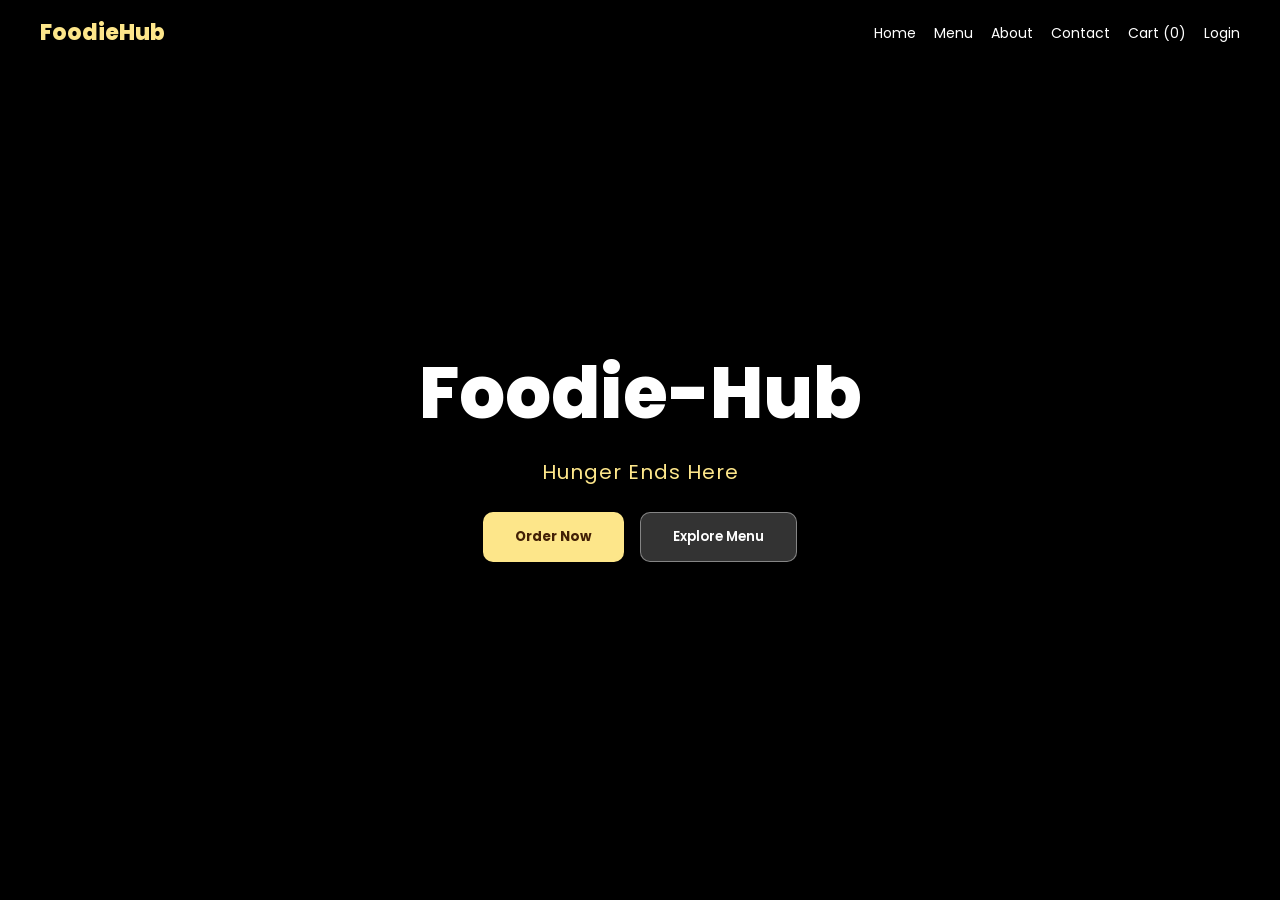
<file: index.html>
<!doctype html>
<html lang="en">
  <head>
    <meta charset="UTF-8" />
    <meta name="viewport" content="width=device-width, initial-scale=1.0" />
    <title>Foodie-Hub</title>
    <style>
      @import url("https://fonts.googleapis.com/css2?family=Poppins:wght@600;800&display=swap");
      * {
        margin: 0;
        padding: 0;
        box-sizing: border-box;
        font-family: "Poppins", sans-serif;
      }
      body {
        background: #000;
        overflow-x: hidden;
      }

      nav {
        position: fixed;
        top: 0;
        left: 0;
        width: 100%;
        z-index: 1000;
        display: flex;
        justify-content: space-between;
        align-items: center;
        padding: 16px 40px;
        background: rgba(0, 0, 0, 0.4);
        backdrop-filter: blur(12px);
      }
      .logo {
        font-weight: 800;
        font-size: 22px;
        color: #fde68a;
      }
      nav ul {
        display: flex;
        gap: 18px;
        list-style: none;
      }
      nav ul a {
        color: #fff;
        text-decoration: none;
        font-size: 14px;
      }

      .hero {
        height: 100vh;
        width: 100vw;
        position: relative;
        overflow: hidden;
        display: flex;
        align-items: center;
        justify-content: center;
        background: #000;
      }
      .hero-video {
        position: absolute;
        top: 0;
        left: 0;
        width: 100%;
        height: 100%;
        object-fit: cover;
      }
      .hero-overlay {
        position: absolute;
        top: 0;
        left: 0;
        width: 100%;
        height: 100%;
        background: rgba(0, 0, 0, 0.45);
        z-index: 2;
      }
      .hero-content {
        position: relative;
        z-index: 3;
        text-align: center;
      }
      .hero-content h1 {
        font-size: 72px;
        font-weight: 800;
        color: #fff;
        text-shadow: 0 5px 20px rgba(0, 0, 0, 0.8);
      }
      .hero-content p {
        font-size: 20px;
        color: #fde68a;
        margin: 10px 0 25px;
        letter-spacing: 1px;
      }
      .hero-btns {
        display: flex;
        gap: 16px;
        justify-content: center;
      }
      .btn-gold {
        background: #fde68a;
        color: #422006;
        padding: 14px 32px;
        border-radius: 10px;
        border: none;
        font-weight: 700;
        cursor: pointer;
      }
      .btn-glass {
        background: rgba(255, 255, 255, 0.2);
        color: #fff;
        padding: 14px 32px;
        border-radius: 10px;
        border: 1px solid rgba(255, 255, 255, 0.4);
        backdrop-filter: blur(10px);
        font-weight: 600;
        cursor: pointer;
      }
    </style>
  </head>
  <body>
    <nav>
      <div class="logo">FoodieHub</div>
      <ul>
        <li><a href="index.html">Home</a></li>
        <li><a href="menu.html">Menu</a></li>
        <li><a href="about.html">About</a></li>
        <li><a href="contact.html">Contact</a></li>
        <li><a href="cart.html">Cart (0)</a></li>
        <li><a href="login.html">Login</a></li>
      </ul>
    </nav>

    <section class="hero">
      <video class="hero-video" autoplay muted loop playsinline>
        <source src="images/hero.mp4" type="video/mp4" />
      </video>
      <div class="hero-overlay"></div>
      <div class="hero-content">
        <h1>Foodie-Hub</h1>
        <p>Hunger Ends Here</p>
        <div class="hero-btns">
          <button class="btn-gold" onclick="window.location.href = 'menu.html'">
            Order Now
          </button>

          <button
            class="btn-glass"
            onclick="window.location.href = 'menu.html'"
          >
            Explore Menu
          </button>
        </div>
      </div>
    </section>
  </body>
</html>
</file>
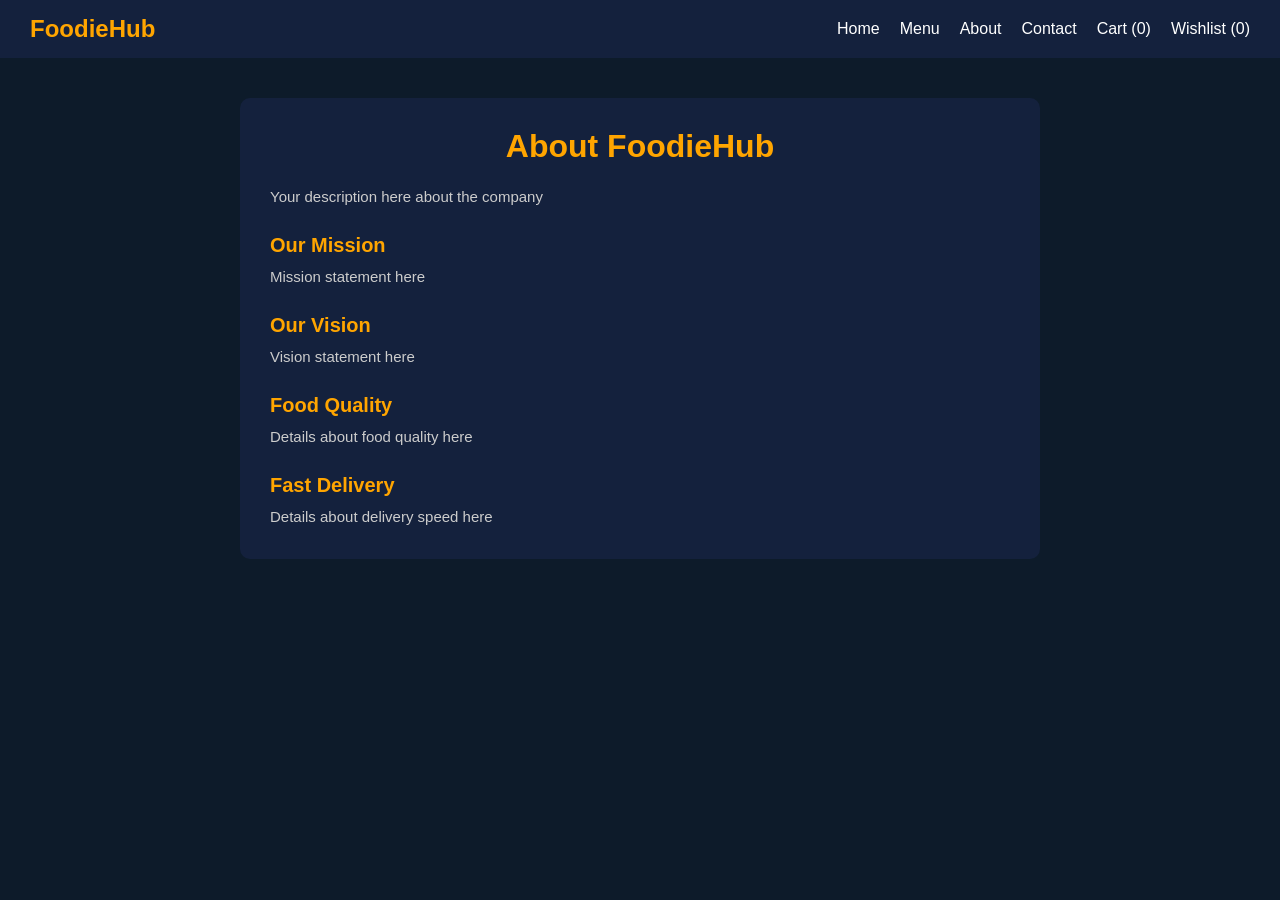
<file: about.html>
<!DOCTYPE html>
<html lang="en">
<head>
  <meta charset="UTF-8">
  <meta name="viewport" content="width=device-width, initial-scale=1.0">
  <title>About - FoodieHub</title>
  <link rel="stylesheet" href="style.css">
</head>
<body>

  <nav>
    <div class="logo">FoodieHub</div>
    <ul>
      <li><a href="index.html">Home</a></li>
      <li><a href="menu.html">Menu</a></li>
      <li><a href="about.html">About</a></li>
      <li><a href="contact.html">Contact</a></li>
      <li><a href="cart.html">Cart (<span id="cartCount">0</span>)</a></li>
      <li><a href="wishlist.html">Wishlist (<span id="wishlistCount">0</span>)</a></li>
    </ul>
  </nav>

  <section class="about-section">
    <h2>About FoodieHub</h2>
    <p>Your description here about the company</p>

    <h3>Our Mission</h3>
    <p>Mission statement here</p>

    <h3>Our Vision</h3>
    <p>Vision statement here</p>

    <h3>Food Quality</h3>
    <p>Details about food quality here</p>

    <h3>Fast Delivery</h3>
    <p>Details about delivery speed here</p>
  </section>

  <script src="script.js"></script>
</body>
</html>
</file>
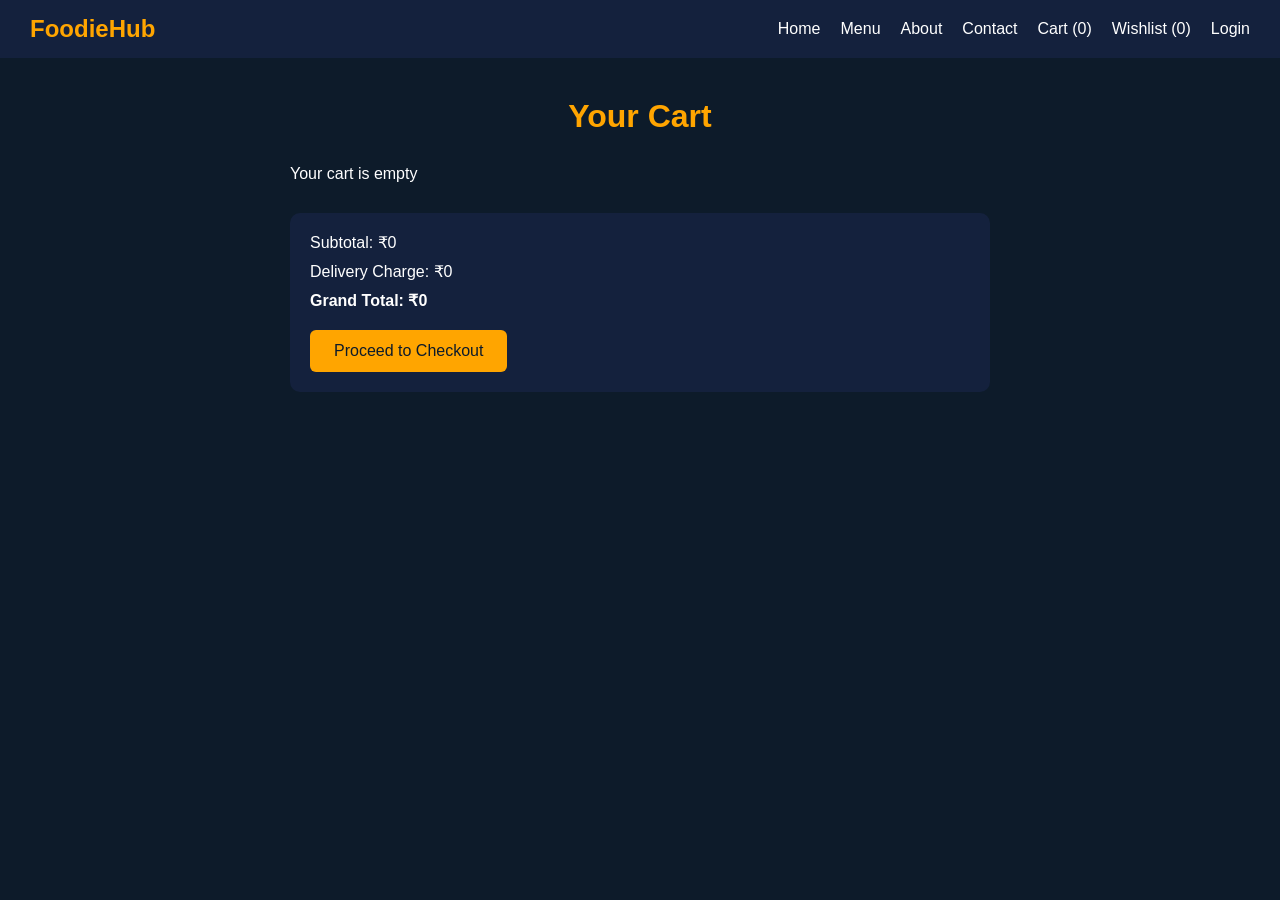
<file: cart.html>
<!DOCTYPE html>
<html lang="en">
<head>
  <meta charset="UTF-8">
  <meta name="viewport" content="width=device-width, initial-scale=1.0">
  <title>Cart - FoodieHub</title>
  <link rel="stylesheet" href="style.css">
</head>
<body>

  <nav>
    <div class="logo">FoodieHub</div>
    <ul>
      <li><a href="index.html">Home</a></li>
      <li><a href="menu.html">Menu</a></li>
      <li><a href="about.html">About</a></li>
      <li><a href="contact.html">Contact</a></li>
      <li><a href="cart.html">Cart (<span id="cartCount">0</span>)</a></li>
      <li><a href="wishlist.html">Wishlist (<span id="wishlistCount">0</span>)</a></li>
      <li id="authLink"><a href="login.html">Login</a></li>
    </ul>
  </nav>

  <section class="cart-section">
  <h2>Your Cart</h2>

  <div class="cart-items" id="cartItemsContainer">
    <!-- add to cart items will be added here -->
  </div>

  <div class="cart-summary">
    <p>Subtotal: <span id="subtotal">₹0</span></p>
    <p>Delivery Charge: <span id="deliveryCharge">₹40</span></p>
    <p><strong>Grand Total: <span id="grandTotal">₹0</span></strong></p>
    <button id="checkoutBtn">Proceed to Checkout</button>
  </div>
</section>

<script src="script.js"></script>
</body>
</html>
</file>
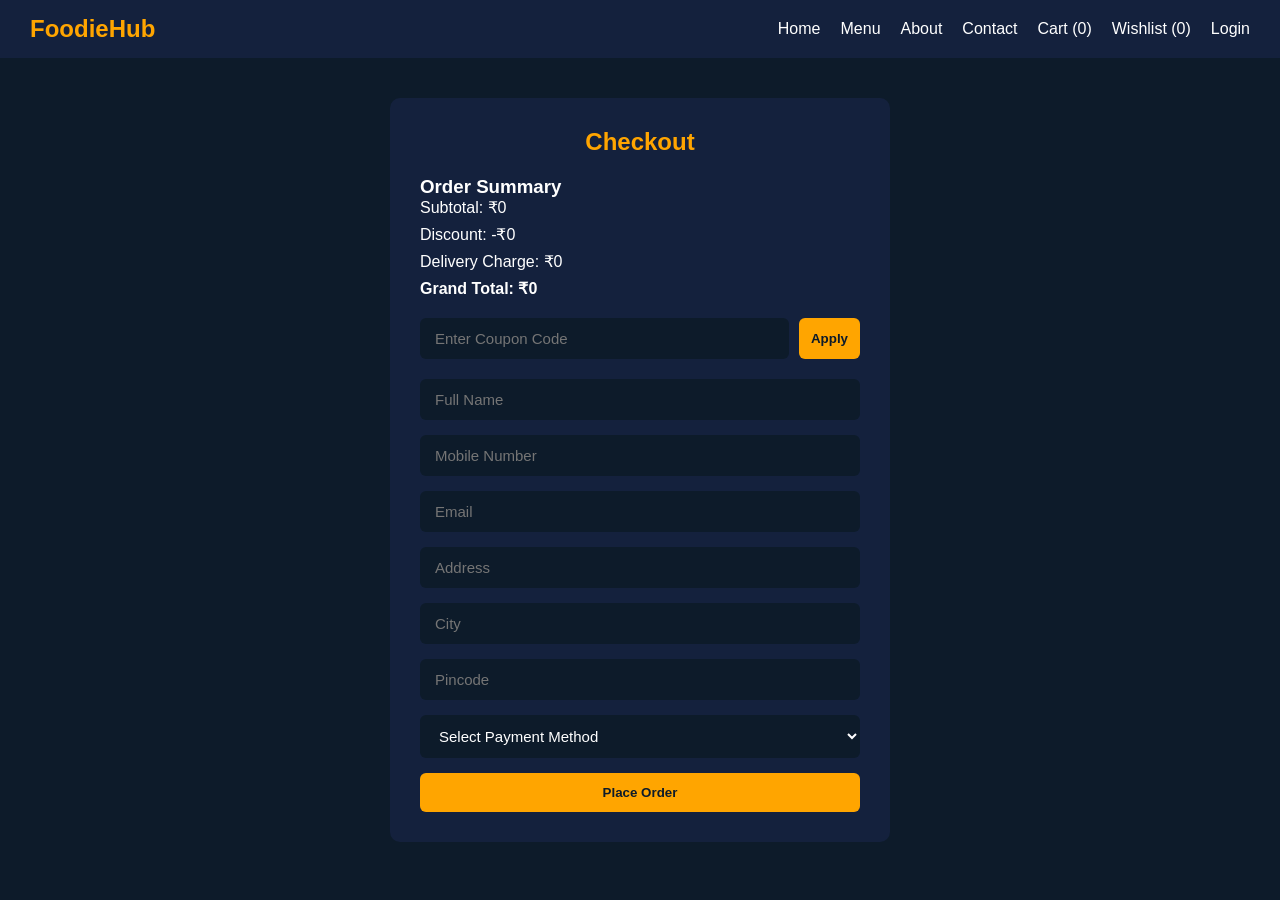
<file: checkout.html>
<!DOCTYPE html>
<html lang="en">
<head>
  <meta charset="UTF-8">
  <meta name="viewport" content="width=device-width, initial-scale=1.0">
  <title>Checkout - FoodieHub</title>
  <link rel="stylesheet" href="style.css">
</head>
<body>

  <nav>
    <div class="logo">FoodieHub</div>
    <ul>
      <li><a href="index.html">Home</a></li>
      <li><a href="menu.html">Menu</a></li>
      <li><a href="about.html">About</a></li>
      <li><a href="contact.html">Contact</a></li>
      <li><a href="cart.html">Cart (<span id="cartCount">0</span>)</a></li>
      <li><a href="wishlist.html">Wishlist (<span id="wishlistCount">0</span>)</a></li>
      <li id="authLink"><a href="login.html">Login</a></li>
    </ul>
  </nav>

  <section class="checkout-section">
    <h2>Checkout</h2>

    <div class="order-summary">
      <h3>Order Summary</h3>
      <p>Subtotal: <span id="checkoutSubtotal">₹0</span></p>
      <p>Discount: <span id="checkoutDiscount">₹0</span></p>
      <p>Delivery Charge: <span id="checkoutDelivery">₹40</span></p>
      <p><strong>Grand Total: <span id="checkoutTotal">₹0</span></strong></p>
    </div>

    <div class="coupon-box">
      <input type="text" id="couponCode" placeholder="Enter Coupon Code">
      <button type="button" id="applyCouponBtn">Apply</button>
    </div>
    <p id="couponMessage"></p>

    <form id="checkoutForm">
      <input type="text" id="custName" placeholder="Full Name" required>
      <input type="tel" id="custMobile" placeholder="Mobile Number" required>
      <input type="email" id="custEmail" placeholder="Email" required>
      <input type="text" id="custAddress" placeholder="Address" required>
      <input type="text" id="custCity" placeholder="City" required>
      <input type="text" id="custPincode" placeholder="Pincode" required>

      <select id="paymentMethod" required>
        <option value="">Select Payment Method</option>
        <option value="COD">Cash on Delivery</option>
        <option value="UPI">UPI</option>
        <option value="Card">Credit/Debit Card</option>
        <option value="NetBanking">Net Banking</option>
      </select>

      <button type="submit">Place Order</button>
    </form>

    <div id="orderSuccess" class="order-success"></div>
  </section>

  <script src="script.js"></script>
</body>
</html>
</file>
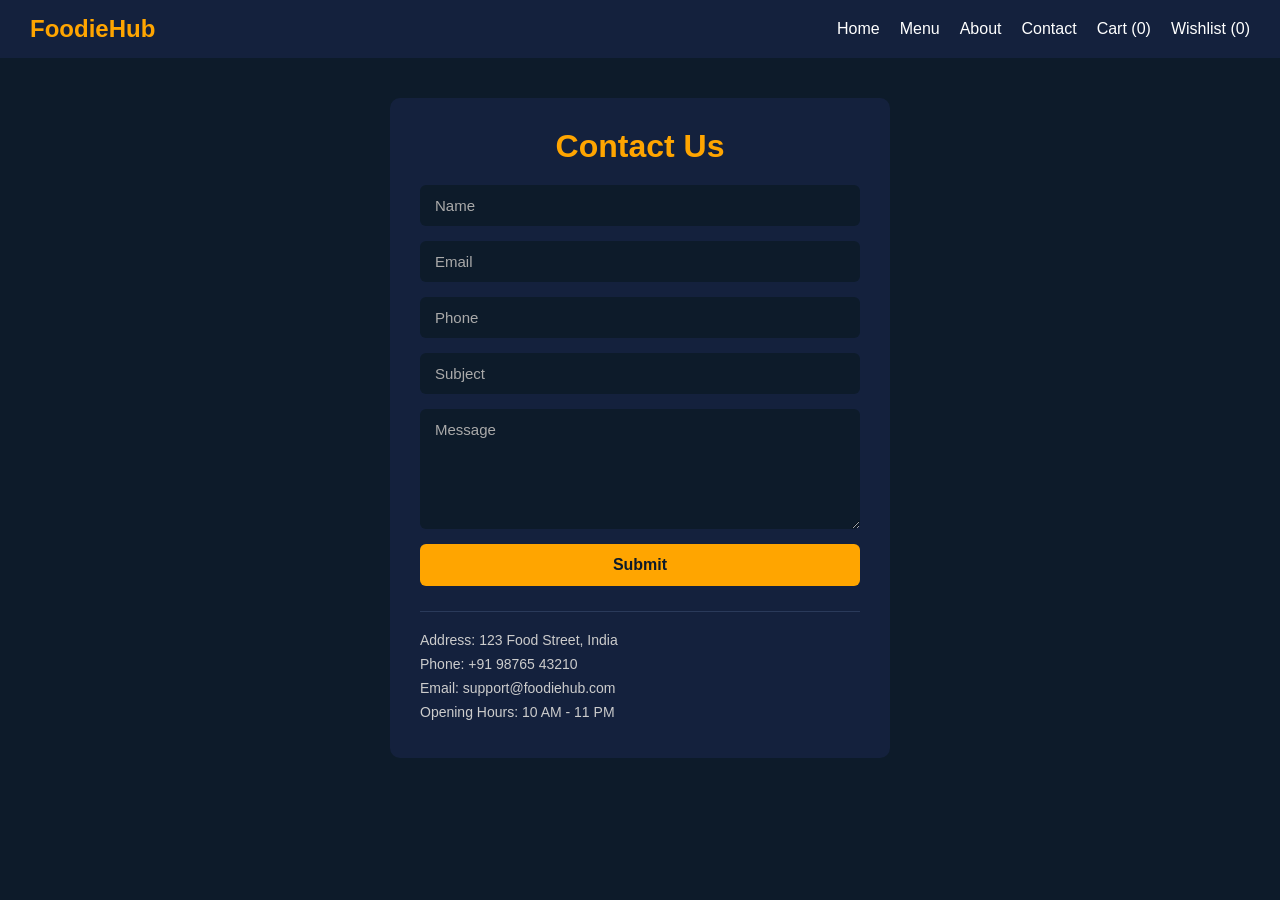
<file: contact.html>
<!DOCTYPE html>
<html lang="en">
<head>
  <meta charset="UTF-8">
  <meta name="viewport" content="width=device-width, initial-scale=1.0">
  <title>Contact - FoodieHub</title>
  <link rel="stylesheet" href="style.css">
</head>
<body>

  <nav>
    <div class="logo">FoodieHub</div>
    <ul>
      <li><a href="index.html">Home</a></li>
      <li><a href="menu.html">Menu</a></li>
      <li><a href="about.html">About</a></li>
      <li><a href="contact.html">Contact</a></li>
      <li><a href="cart.html">Cart (<span id="cartCount">0</span>)</a></li>
      <li><a href="wishlist.html">Wishlist (<span id="wishlistCount">0</span>)</a></li>
    </ul>
  </nav>

  <section class="contact-section">
    <h2>Contact Us</h2>

    <form id="contactForm">
      <input type="text" id="contactName" placeholder="Name" required>
      <input type="email" id="contactEmail" placeholder="Email" required>
      <input type="tel" id="contactPhone" placeholder="Phone" required>
      <input type="text" id="contactSubject" placeholder="Subject" required>
      <textarea id="contactMessage" placeholder="Message" required></textarea>
      <button type="submit">Submit</button>
    </form>

    <div class="contact-info">
      <p>Address: 123 Food Street, India</p>
      <p>Phone: +91 98765 43210</p>
      <p>Email: support@foodiehub.com</p>
      <p>Opening Hours: 10 AM - 11 PM</p>
    </div>
  </section>

  <script src="script.js"></script>
</body>
</html>
</file>
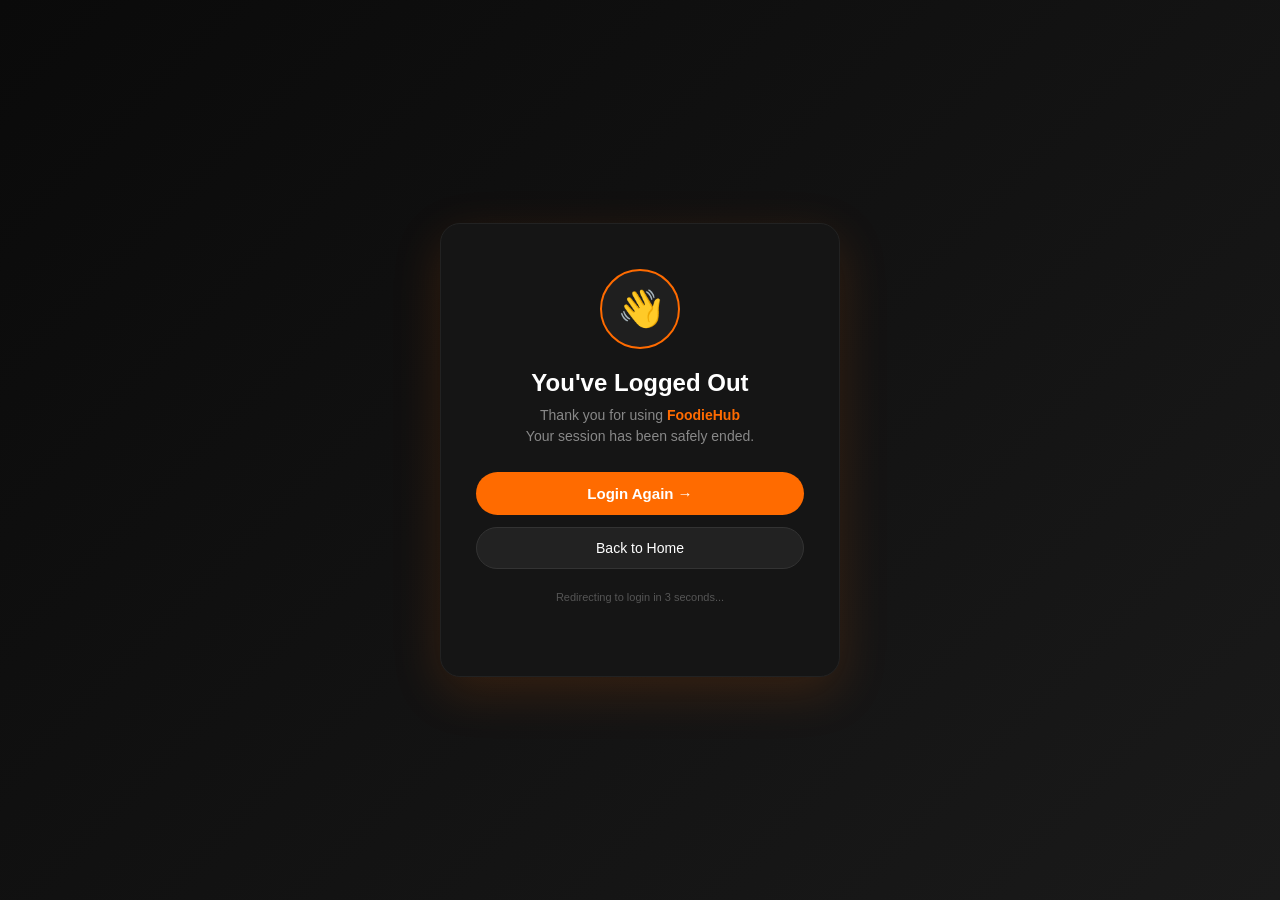
<file: logout.html>
<!DOCTYPE html>
<html lang="en">
<head>
<meta charset="UTF-8">
<meta name="viewport" content="width=device-width, initial-scale=1.0">
<title>Logout - FoodieHub</title>
<link rel="stylesheet" href="style.css">
<style>
body{
display:flex;
justify-content:center;
align-items:center;
min-height:100vh;
background:linear-gradient(135deg,#0a0a0a,#1a1a1a);
}
.logout-box{
background:#151515;
padding:45px 35px;
border-radius:20px;
border:1px solid #222;
width:400px;
text-align:center;
box-shadow:0 15px 50px rgba(255,107,0,0.15);
animation: pop 0.4s ease;
}
@keyframes pop{
from{transform:scale(0.8);opacity:0;}
to{transform:scale(1);opacity:1;}
}
.icon{
width:80px;
height:80px;
background:#1f1f1f;
border:2px solid #ff6b00;
border-radius:50%;
display:flex;
justify-content:center;
align-items:center;
font-size:36px;
margin:0 auto 20px;
}
.logout-box h2{
font-size:24px;
margin-bottom:8px;
}
.logout-box p{
color:#888;
font-size:14px;
line-height:1.5;
margin-bottom:25px;
}
.btns{
display:flex;
flex-direction:column;
gap:12px;
}
.btn-primary{
background:#ff6b00;
border:none;
padding:13px;
color:#fff;
border-radius:30px;
font-weight:bold;
cursor:pointer;
font-size:15px;
transition:0.3s;
}
.btn-primary:hover{
background:#e65f00;
transform:scale(1.02);
}
.btn-secondary{
background:#222;
border:1px solid #333;
padding:12px;
color:#fff;
border-radius:30px;
cursor:pointer;
font-size:14px;
transition:0.3s;
}
.btn-secondary:hover{
background:#333;
}
</style>
</head>
<body>
<div class="logout-box">
<div class="icon">👋</div>
<h2>You've Logged Out</h2>
<p>Thank you for using <span style="color:#ff6b00;font-weight:bold;">FoodieHub</span><br>Your session has been safely ended.</p>
<div class="btns">
<button class="btn-primary" onclick="goLogin()">Login Again →</button>
<button class="btn-secondary" onclick="goHome()">Back to Home</button>
</div>
<p style="margin-top:20px;font-size:11px;color:#555;">Redirecting to login in 3 seconds...</p>
</div>
<script>
localStorage.removeItem("currentUser");
function goLogin(){ window.location.href="login.html"; }
function goHome(){ window.location.href="login.html"; }
setTimeout(()=>{ window.location.href="login.html"; },3000);
</script>
</body>
</html>
</file>
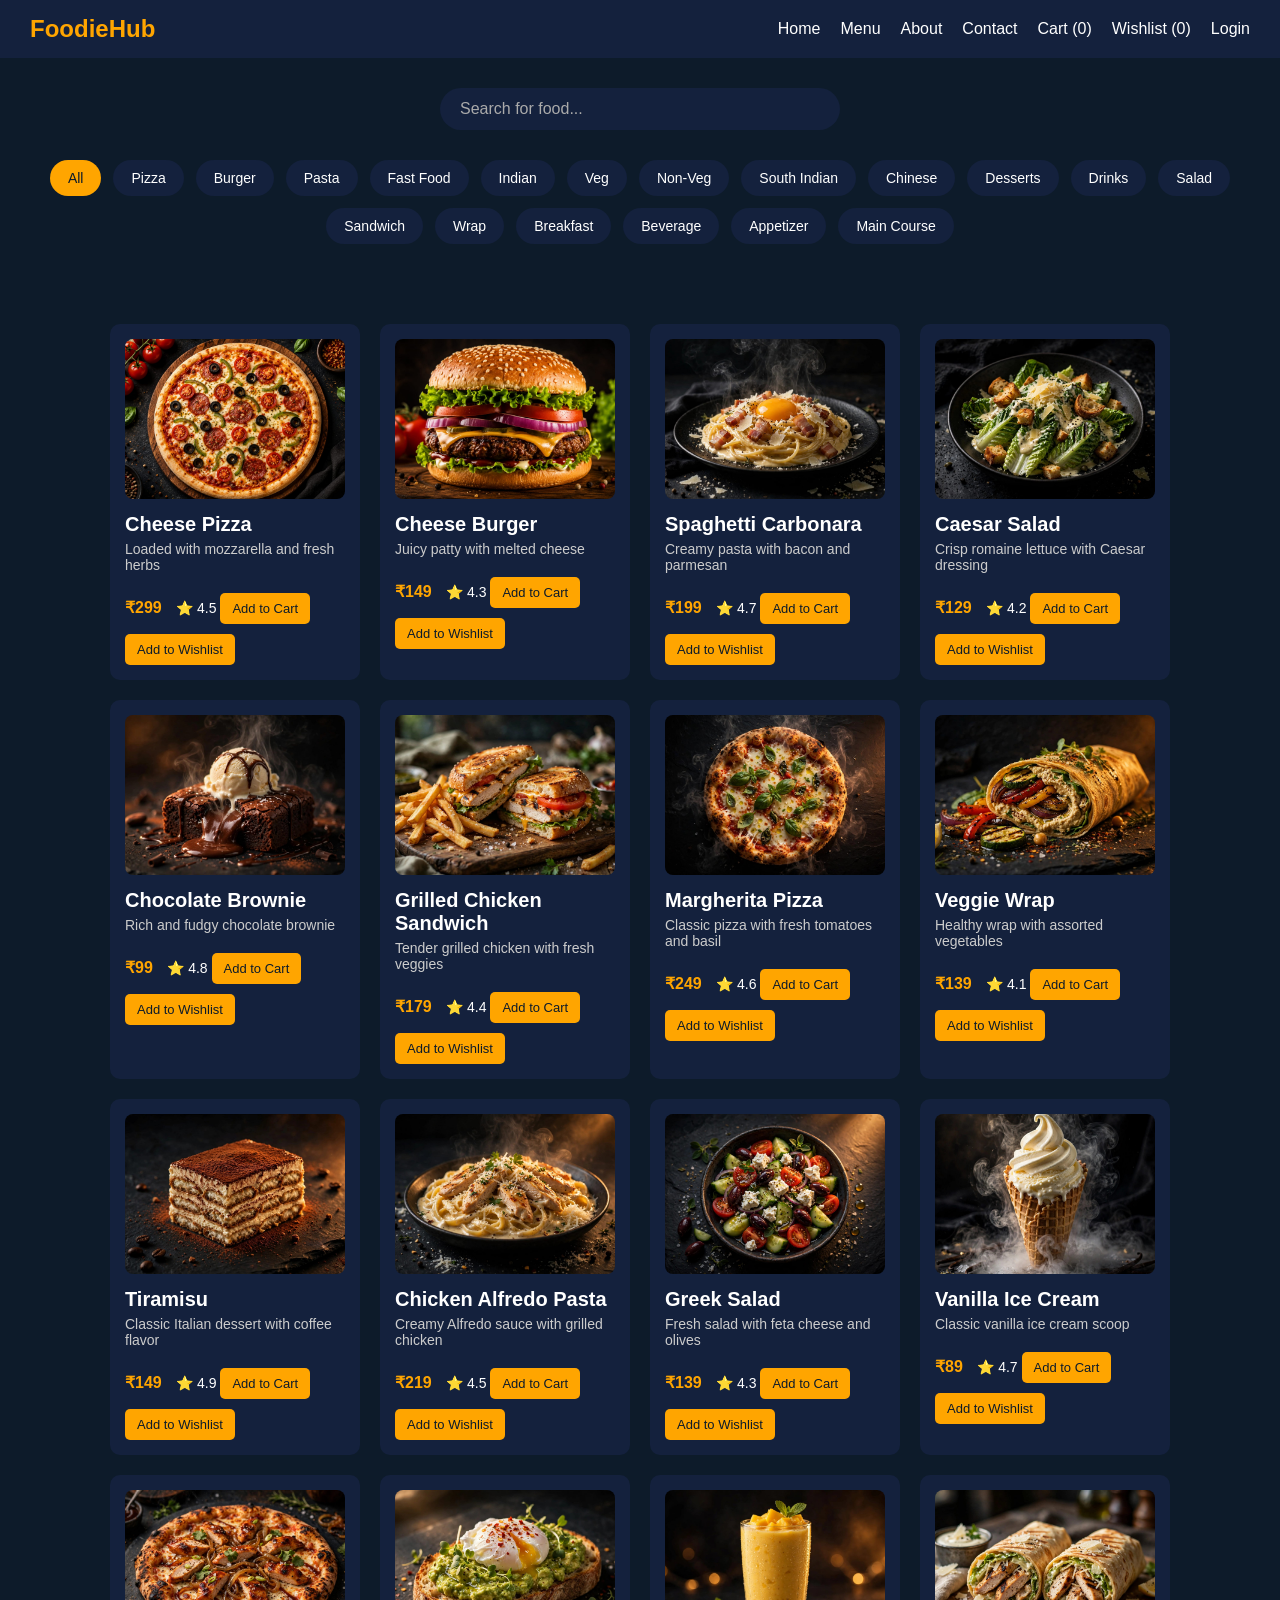
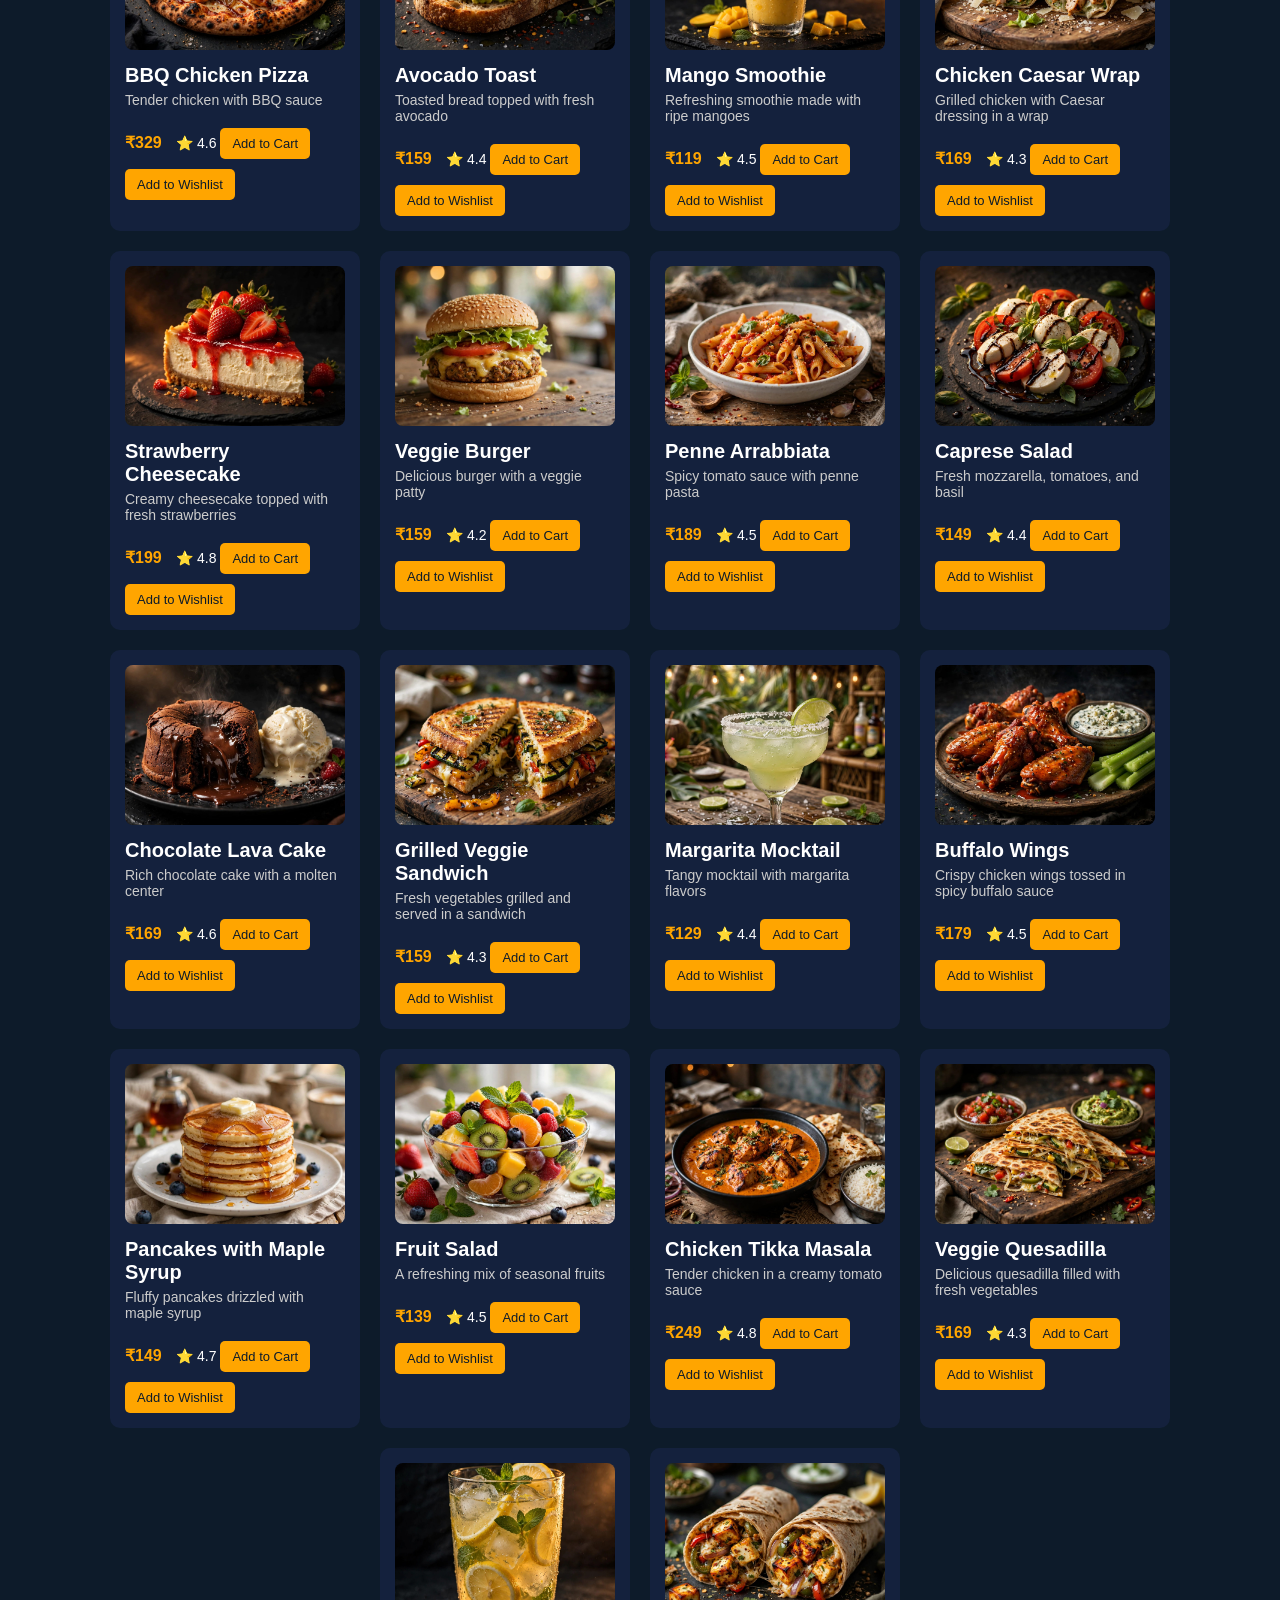
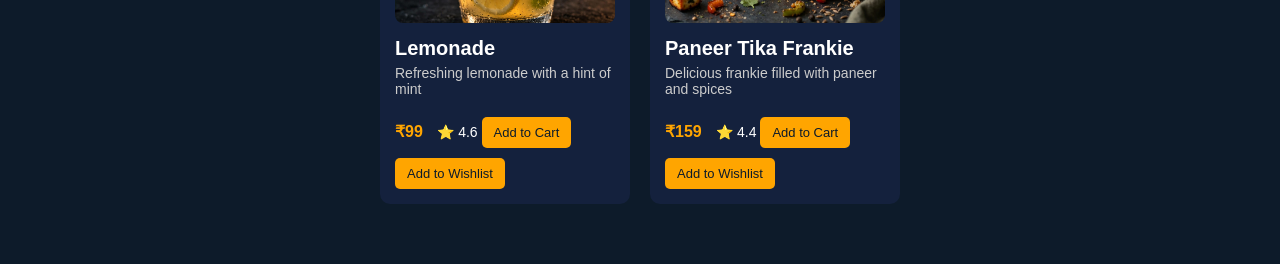
<file: menu.html>
<!DOCTYPE html>
<html lang="en">
<head>
  <meta charset="UTF-8">
  <meta name="viewport" content="width=device-width, initial-scale=1.0">
  <title>Menu - FoodieHub</title>
  <link rel="stylesheet" href="style.css">
</head>
<body>

  <nav>
    <div class="logo">FoodieHub</div>
    <ul>
      <li><a href="index.html">Home</a></li>
      <li><a href="menu.html">Menu</a></li>
      <li><a href="about.html">About</a></li>
      <li><a href="contact.html">Contact</a></li>
     <li><a href="cart.html">Cart (<span id="cartCount">0</span>)</a></li>
      <li><a href="wishlist.html">Wishlist (<span id="wishlistCount">0</span>)</a></li>
      <li id="authLink"><a href="login.html">Login</a></li>
    </ul>
  </nav>

  <section class="search-section">
  <input type="text" id="searchInput" placeholder="Search for food...">
</section>

<section class="menu-categories">
  <button class="category-btn active" data-category="All">All</button>
  <button class="category-btn" data-category="Pizza">Pizza</button>
  <button class="category-btn" data-category="Burger">Burger</button>
  <button class="category-btn" data-category="Pasta">Pasta</button>
  <button class="category-btn" data-category="Fast Food">Fast Food</button>
  <button class="category-btn" data-category="Indian">Indian</button>
  <button class="category-btn" data-category="Veg">Veg</button>
  <button class="category-btn" data-category="Non-Veg">Non-Veg</button>
  <button class="category-btn" data-category="South Indian">South Indian</button>
  <button class="category-btn" data-category="Chinese">Chinese</button>
  <button class="category-btn" data-category="Dessert">Desserts</button>
  <button class="category-btn" data-category="Drinks">Drinks</button>
  <button class="category-btn" data-category="Salad">Salad</button>
  <button class="category-btn" data-category="Sandwich">Sandwich</button>
  <button class="category-btn" data-category="Wrap">Wrap</button>
  <button class="category-btn" data-category="Breakfast">Breakfast</button>
  <button class="category-btn" data-category="Beverage">Beverage</button>
  <button class="category-btn" data-category="Appetizer">Appetizer</button>
  <button class="category-btn" data-category="Main Course">Main Course</button>
</section>

  <section class="menu-foods">
    <div class="food-cards" id="foodContainer">
      <!-- add food cards here -->
    </div>
  </section>

  <script src="script.js"></script>
</body>
</html>
</file>
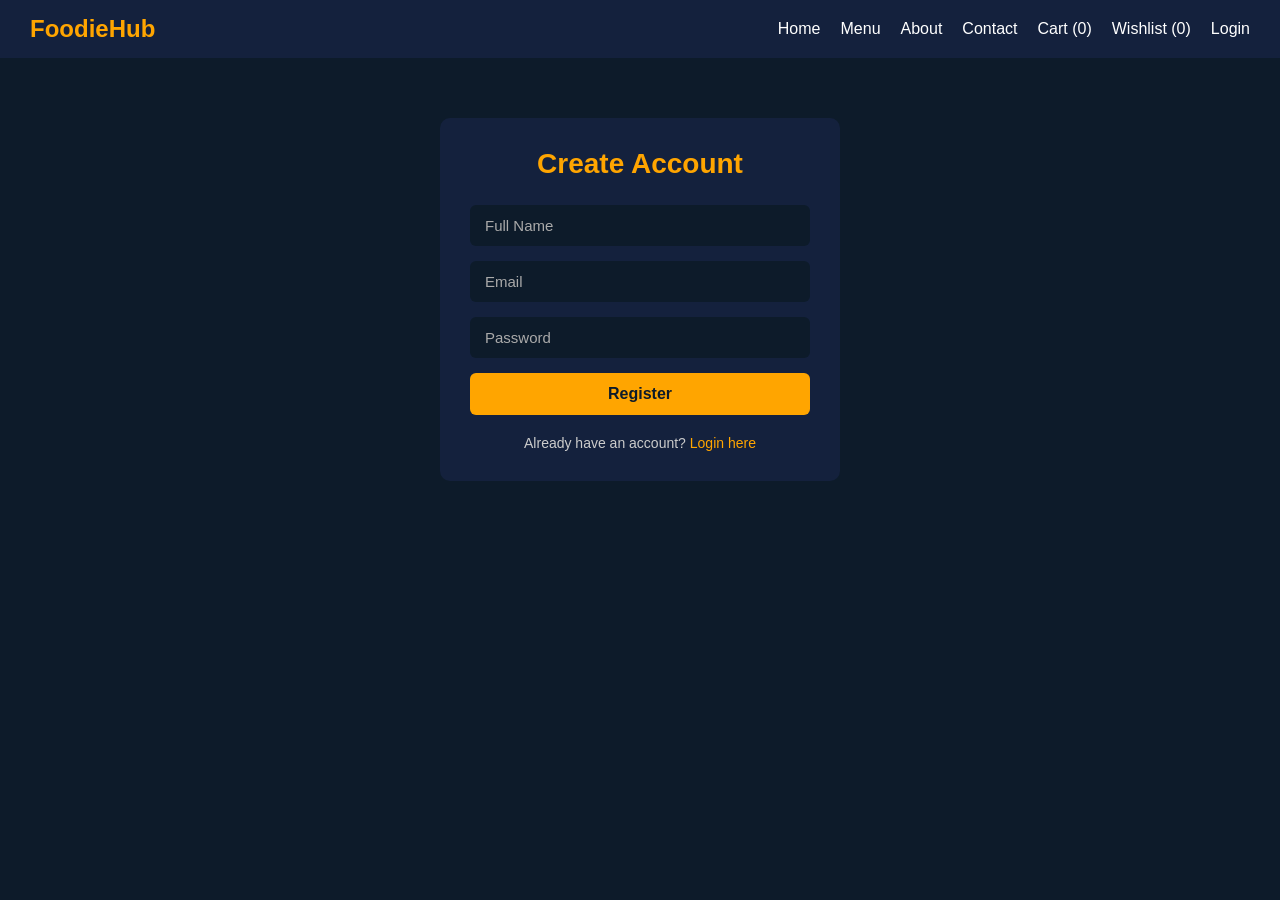
<file: register.html>
<!DOCTYPE html>
<html lang="en">
<head>
  <meta charset="UTF-8">
  <meta name="viewport" content="width=device-width, initial-scale=1.0">
  <title>Register - FoodieHub</title>
  <link rel="stylesheet" href="style.css">
</head>
<body>

  <nav>
    <div class="logo">FoodieHub</div>
    <ul>
      <li><a href="index.html">Home</a></li>
      <li><a href="menu.html">Menu</a></li>
      <li><a href="about.html">About</a></li>
      <li><a href="contact.html">Contact</a></li>
      <li><a href="cart.html">Cart (<span id="cartCount">0</span>)</a></li>
      <li><a href="wishlist.html">Wishlist (<span id="wishlistCount">0</span>)</a></li>
      <li id="authLink"><a href="login.html">Login</a></li>
    </ul>
  </nav>

  <section class="auth-section">
    <h2>Create Account</h2>

    <form id="registerForm">
      <input type="text" id="regName" placeholder="Full Name" required>
      <input type="email" id="regEmail" placeholder="Email" required>
      <input type="password" id="regPassword" placeholder="Password" required>
      <button type="submit">Register</button>
    </form>

    <p>Already have an account? <a href="login.html">Login here</a></p>
  </section>

  <script src="script.js"></script>
</body>
</html>
</file>
<file: style.css>
* {
  margin: 0;
  padding: 0;
  box-sizing: border-box;
  font-family: Arial, sans-serif;
}

body {
  background-color: #0d1b2a;
  color: white;
}

nav {
  display: flex;
  justify-content: space-between;
  align-items: center;
  background-color: #14213d;
  padding: 15px 30px;
}

nav .logo {
  font-size: 24px;
  font-weight: bold;
  color: orange;
}

nav ul {
  display: flex;
  list-style: none;
  gap: 20px;
}

nav ul li a {
  color: white;
  text-decoration: none;
  font-size: 16px;
}

nav ul li a:hover {
  color: orange;
}

.hero {
  text-align: center;
  padding: 60px 20px;
}

.hero h1 {
  font-size: 48px;
  color: orange;
  margin-bottom: 10px;
}

.hero p {
  font-size: 20px;
  margin-bottom: 20px;
}

.hero video {
  width: 100%;
  max-width: 500px;
  border-radius: 10px;
  margin-bottom: 20px;
}

.hero button {
  background-color: orange;
  color: #0d1b2a;
  border: none;
  padding: 12px 24px;
  margin: 0 10px;
  font-size: 16px;
  border-radius: 6px;
  cursor: pointer;
  transition: 0.3s;
}

.hero button:hover {
  background-color: white;
}

.food-cards {
  display: flex;
  justify-content: center;
  gap: 20px;
  padding: 40px 20px;
}

.popular-foods {
  padding: 40px 20px;
  text-align: center;
}

.popular-foods h2 {
  font-size: 32px;
  color: orange;
  margin-bottom: 30px;
}

.food-cards {
  display: flex;
  flex-wrap: wrap;
  justify-content: center;
  gap: 20px;
}

.food-card {
  background-color: #14213d;
  border-radius: 10px;
  padding: 15px;
  width: 250px;
  text-align: left;
  transition: 0.3s;
}

.food-card:hover {
  transform: translateY(-5px);
  box-shadow: 0 8px 20px rgba(0, 0, 0, 0.4);
}

.food-card img {
  width: 100%;
  height: 160px;
  object-fit: cover;
  border-radius: 8px;
  margin-bottom: 10px;
}

.food-card h3 {
  font-size: 20px;
  margin-bottom: 5px;
}

.food-card p {
  font-size: 14px;
  color: #cccccc;
  margin-bottom: 10px;
}

.food-card .price {
  font-weight: bold;
  color: orange;
  margin-right: 10px;
}

.food-card .rating {
  font-size: 14px;
}

.food-card button {
  background-color: orange;
  color: #0d1b2a;
  border: none;
  padding: 8px 12px;
  margin-top: 10px;
  margin-right: 5px;
  border-radius: 5px;
  cursor: pointer;
  font-size: 13px;
  transition: 0.3s;
}

.food-card button:hover {
  background-color: white;
}

.categories {
  padding: 40px 20px;
  text-align: center;
}

.categories h2 {
  font-size: 32px;
  color: orange;
  margin-bottom: 30px;
}

.category-list {
  display: flex;
  flex-wrap: wrap;
  justify-content: center;
  gap: 15px;
}

.category-item {
  background-color: #14213d;
  padding: 12px 20px;
  border-radius: 20px;
  cursor: pointer;
  transition: 0.3s;
}

.category-item:hover {
  background-color: orange;
  color: #0d1b2a;
}

.offers {
  padding: 40px 20px;
  text-align: center;
}

.offers h2 {
  font-size: 32px;
  color: orange;
  margin-bottom: 30px;
}

.offer-list {
  display: flex;
  flex-wrap: wrap;
  justify-content: center;
  gap: 20px;
}

.offer-item {
  background-color: #14213d;
  border: 2px dashed orange;
  border-radius: 10px;
  padding: 20px;
  width: 220px;
}

.offer-item h3 {
  color: orange;
  font-size: 22px;
  margin-bottom: 8px;
}

.offer-item p {
  font-size: 14px;
  color: #cccccc;
}

.reviews {
  padding: 40px 20px;
  text-align: center;
}

.reviews h2 {
  font-size: 32px;
  color: orange;
  margin-bottom: 30px;
}

.review-list {
  display: flex;
  flex-wrap: wrap;
  justify-content: center;
  gap: 20px;
}

.review-item {
  background-color: #14213d;
  border-radius: 10px;
  padding: 20px;
  width: 280px;
  text-align: left;
}

.review-item p {
  font-size: 15px;
  margin-bottom: 10px;
  color: #eeeeee;
}

.review-item .reviewer-name {
  display: block;
  font-weight: bold;
  color: orange;
  margin-bottom: 5px;
}

.review-item .rating {
  font-size: 14px;
}

.why-choose-us {
  padding: 40px 20px;
  text-align: center;
}

.why-choose-us h2 {
  font-size: 32px;
  color: orange;
  margin-bottom: 30px;
}

.feature-list {
  display: flex;
  flex-wrap: wrap;
  justify-content: center;
  gap: 20px;
}

.feature-item {
  background-color: #14213d;
  border-radius: 10px;
  padding: 20px;
  width: 220px;
}

.feature-item h3 {
  color: orange;
  font-size: 20px;
  margin-bottom: 8px;
}

.feature-item p {
  font-size: 14px;
  color: #cccccc;
}

footer {
  background-color: #14213d;
  padding: 40px 20px 20px;
  display: flex;
  flex-wrap: wrap;
  justify-content: space-around;
  gap: 20px;
}

.footer-section h3 {
  color: orange;
  margin-bottom: 10px;
}

.footer-section p {
  font-size: 14px;
  color: #cccccc;
  margin-bottom: 5px;
}

.footer-section ul {
  list-style: none;
}

.footer-section ul li {
  margin-bottom: 5px;
}

.footer-section ul li a {
  color: #cccccc;
  text-decoration: none;
  font-size: 14px;
}

.footer-section ul li a:hover {
  color: orange;
}

.copyright {
  width: 100%;
  text-align: center;
  padding-top: 20px;
  font-size: 13px;
  color: #999999;
  border-top: 1px solid #2a3a5a;
  margin-top: 20px;
}

footer {
  background-color: #14213d;
  padding: 40px 20px 20px;
  display: flex;
  flex-wrap: wrap;
  justify-content: space-around;
  gap: 20px;
}

.footer-section h3 {
  color: orange;
  margin-bottom: 10px;
}

.footer-section p {
  font-size: 14px;
  color: #cccccc;
  margin-bottom: 5px;
}

.footer-section ul {
  list-style: none;
}

.footer-section ul li {
  margin-bottom: 5px;
}

.footer-section ul li a {
  color: #cccccc;
  text-decoration: none;
  font-size: 14px;
}

.footer-section ul li a:hover {
  color: orange;
}

.copyright {
  width: 100%;
  text-align: center;
  padding-top: 20px;
  font-size: 13px;
  color: #999999;
  border-top: 1px solid #2a3a5a;
  margin-top: 20px;
}

.search-section {
  text-align: center;
  padding: 30px 20px 10px;
}

.search-section input {
  width: 100%;
  max-width: 400px;
  padding: 12px 20px;
  border: none;
  border-radius: 25px;
  font-size: 16px;
  background-color: #14213d;
  color: white;
}

.search-section input::placeholder {
  color: #aaaaaa;
}

.menu-categories {
  display: flex;
  flex-wrap: wrap;
  justify-content: center;
  gap: 12px;
  padding: 20px;
}

.category-btn {
  background-color: #14213d;
  color: white;
  border: none;
  padding: 10px 18px;
  border-radius: 20px;
  cursor: pointer;
  font-size: 14px;
  transition: 0.3s;
}

.category-btn:hover {
  background-color: orange;
  color: #0d1b2a;
}

.category-btn.active {
  background-color: orange;
  color: #0d1b2a;
}

.menu-foods {
  padding: 20px;
}
.cart-section {
  padding: 40px 20px;
}

.cart-section h2 {
  font-size: 32px;
  color: orange;
  text-align: center;
  margin-bottom: 30px;
}

.cart-items {
  display: flex;
  flex-direction: column;
  gap: 15px;
  max-width: 700px;
  margin: 0 auto;
}

.cart-item {
  background-color: #14213d;
  border-radius: 10px;
  padding: 15px;
  display: flex;
  align-items: center;
  gap: 15px;
}

.cart-item img {
  width: 80px;
  height: 80px;
  object-fit: cover;
  border-radius: 8px;
}

.cart-item h3 {
  font-size: 18px;
  margin-bottom: 5px;
}

.cart-item p {
  font-size: 14px;
  color: #cccccc;
}

.cart-summary {
  max-width: 700px;
  margin: 30px auto 0;
  background-color: #14213d;
  padding: 20px;
  border-radius: 10px;
}

.cart-summary p {
  font-size: 16px;
  margin-bottom: 10px;
}

.cart-summary button {
  background-color: orange;
  color: #0d1b2a;
  border: none;
  padding: 12px 24px;
  border-radius: 6px;
  font-size: 16px;
  cursor: pointer;
  margin-top: 10px;
  transition: 0.3s;
}

.cart-summary button:hover {
  background-color: white;
}
.auth-section {
  max-width: 400px;
  margin: 60px auto;
  padding: 30px;
  background-color: #14213d;
  border-radius: 10px;
  text-align: center;
}

.auth-section h2 {
  color: orange;
  font-size: 28px;
  margin-bottom: 25px;
}

.auth-section form {
  display: flex;
  flex-direction: column;
  gap: 15px;
}

.auth-section input {
  padding: 12px 15px;
  border: none;
  border-radius: 6px;
  font-size: 15px;
  background-color: #0d1b2a;
  color: white;
}

.auth-section input::placeholder {
  color: #aaaaaa;
}

.auth-section button {
  background-color: orange;
  color: #0d1b2a;
  border: none;
  padding: 12px;
  border-radius: 6px;
  font-size: 16px;
  cursor: pointer;
  font-weight: bold;
  transition: 0.3s;
}

.auth-section button:hover {
  background-color: white;
}

.auth-section p {
  margin-top: 20px;
  font-size: 14px;
  color: #cccccc;
}

.auth-section p a {
  color: orange;
  text-decoration: none;
}

.auth-section p a:hover {
  text-decoration: underline;
}

.about-section {
  max-width: 800px;
  margin: 40px auto;
  padding: 30px;
  background-color: #14213d;
  border-radius: 10px;
}

.about-section h2 {
  color: orange;
  font-size: 32px;
  text-align: center;
  margin-bottom: 20px;
}

.about-section h3 {
  color: orange;
  font-size: 20px;
  margin-top: 25px;
  margin-bottom: 8px;
}

.about-section p {
  font-size: 15px;
  color: #cccccc;
  line-height: 1.6;
}

.contact-section {
  max-width: 500px;
  margin: 40px auto;
  padding: 30px;
  background-color: #14213d;
  border-radius: 10px;
}

.contact-section h2 {
  color: orange;
  font-size: 32px;
  text-align: center;
  margin-bottom: 20px;
}

.contact-section form {
  display: flex;
  flex-direction: column;
  gap: 15px;
}

.contact-section input,
.contact-section textarea {
  padding: 12px 15px;
  border: none;
  border-radius: 6px;
  font-size: 15px;
  background-color: #0d1b2a;
  color: white;
}

.contact-section textarea {
  min-height: 120px;
  resize: vertical;
}

.contact-section input::placeholder,
.contact-section textarea::placeholder {
  color: #aaaaaa;
}

.contact-section button {
  background-color: orange;
  color: #0d1b2a;
  border: none;
  padding: 12px;
  border-radius: 6px;
  font-size: 16px;
  font-weight: bold;
  cursor: pointer;
  transition: 0.3s;
}

.contact-section button:hover {
  background-color: white;
}

.contact-info {
  margin-top: 25px;
  padding-top: 20px;
  border-top: 1px solid #2a3a5a;
}

.contact-info p {
  font-size: 14px;
  color: #cccccc;
  margin-bottom: 8px;
}

.checkout-section {
  max-width: 500px;
  margin: 40px auto;
  padding: 30px;
  background-color: #14213d;
  border-radius: 10px;
}

.checkout-section h2 {
  color: orange;
  text-align: center;
  margin-bottom: 20px;
}

.order-summary,
.coupon-box {
  margin-bottom: 20px;
}

.order-summary p {
  margin-bottom: 8px;
}

.coupon-box {
  display: flex;
  gap: 10px;
}

.checkout-section input,
.checkout-section select {
  padding: 12px 15px;
  border: none;
  border-radius: 6px;
  font-size: 15px;
  background-color: #0d1b2a;
  color: white;
}

.coupon-box input {
  flex: 1;
}

.checkout-section form {
  display: flex;
  flex-direction: column;
  gap: 15px;
}

.checkout-section button {
  background-color: orange;
  color: #0d1b2a;
  border: none;
  padding: 12px;
  border-radius: 6px;
  font-weight: bold;
  cursor: pointer;
}

.checkout-section button:hover {
  background-color: white;
}

.order-success {
  text-align: center;
}

.order-success h3 {
  color: orange;
  margin-bottom: 10px;
}

.order-success a {
  color: orange;
}

@media screen and (max-width: 768px) {
  nav {
    flex-direction: column;
    gap: 10px;
    padding: 15px;
  }

  nav ul {
    flex-wrap: wrap;
    justify-content: center;
    gap: 12px;
  }

  .hero h1 {
    font-size: 32px;
  }

  .hero p {
    font-size: 16px;
  }

  .hero button {
    margin: 5px;
  }

  .food-card,
  .offer-item,
  .review-item,
  .feature-item {
    width: 100%;
    max-width: 320px;
  }

  footer {
    flex-direction: column;
    text-align: center;
  }

  .cart-item {
    flex-wrap: wrap;
    justify-content: center;
    text-align: center;
  }

  .auth-section,
  .about-section,
  .contact-section,
  .checkout-section {
    margin: 20px 15px;
    padding: 20px;
  }
}
</file>
